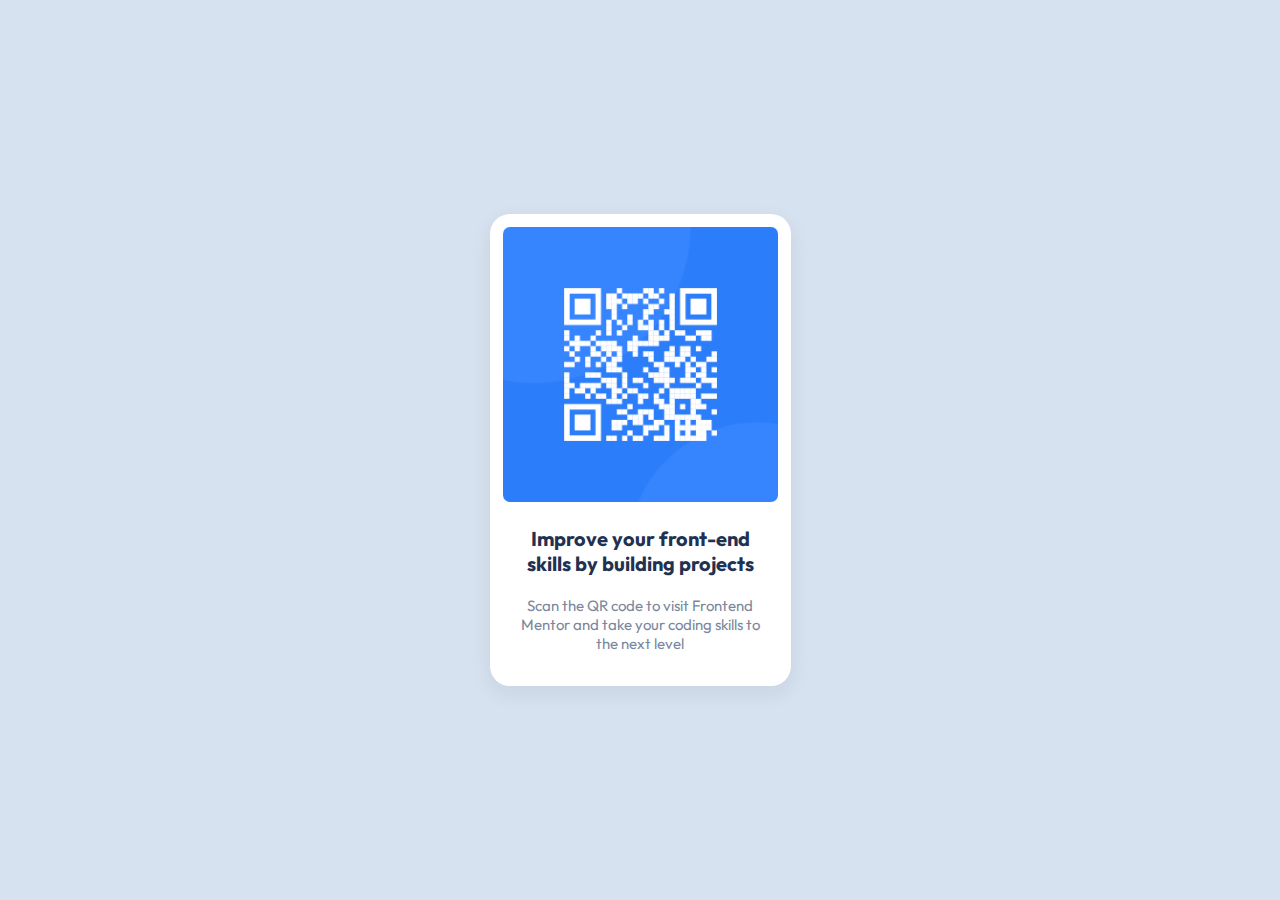
<file: #1/index.html>
<!DOCTYPE html>
<html lang="en">
    <head>
        <meta charset="UTF-8" />
        <meta name="viewport" content="width=device-width, initial-scale=1.0" />
        <link rel="stylesheet" href="style.css" />
        <title>QR code component</title>
    </head>
    <body>
        <div class="cart">
            <div class="qr-image">
                <img
                    src="./image/image-qr-code.png"
                    alt="qr-code"
                    class="img"
                />
            </div>
            <div class="title">
                <p>Improve your front-end<br />skills by building projects</p>
            </div>
            <div class="description">
                <p>
                    Scan the QR code to visit Frontend<br />Mentor and take your
                    coding skills to<br />the next level
                </p>
            </div>
        </div>
    </body>
</html>
</file>
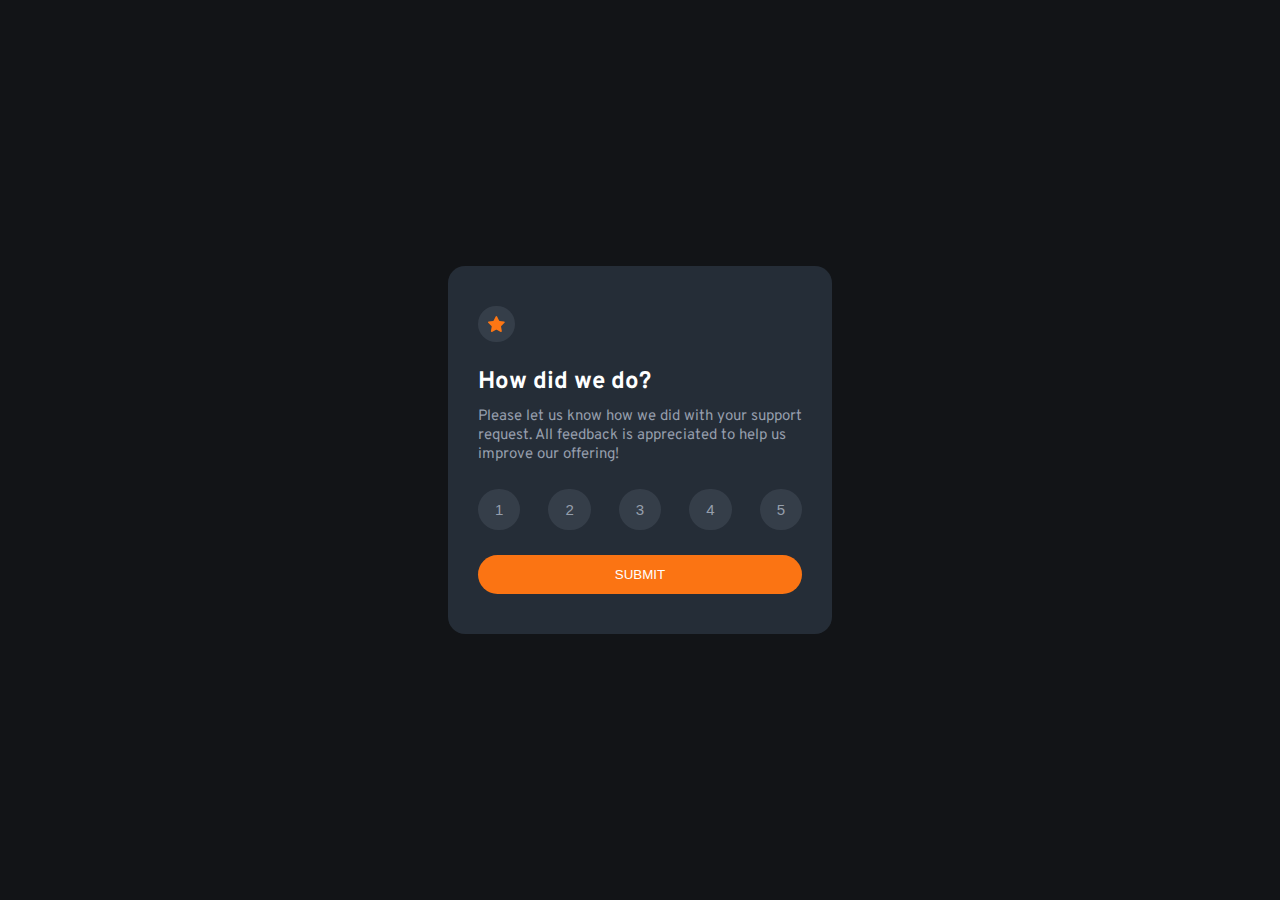
<file: 02/index.html>
<!DOCTYPE html>
<html lang="en">
    <head>
        <meta charset="UTF-8" />
        <meta name="viewport" content="width=device-width, initial-scale=1.0" />
        <title>Interactive rating component</title>
        <link rel="stylesheet" href="style.css" />
    </head>
    <body>
        <div class="cart">
            <div class="star">
                <img src="./images/icon-star.svg" alt="icon-star" />
            </div>
            <div class="description">
                <h2>How did we do?</h2>
                <p class="descri">
                    Please let us know how we did with your support<br />request.
                    All feedback is appreciated to help us<br />improve our
                    offering!
                </p>
            </div>
            <div class="rating">
                <button class="rate one" value="1" onclick="handleClick(one)">
                    1
                </button>
                <button class="rate two" value="2" onclick="handleClick(two)">
                    2
                </button>
                <button
                    class="rate three"
                    value="3"
                    onclick="handleClick(three)"
                >
                    3
                </button>
                <button class="rate four" value="4" onclick="handleClick(four)">
                    4
                </button>
                <button class="rate five" value="5" onclick="handleClick(five)">
                    5
                </button>
            </div>
            <div class="submit-box">
                <input
                    type="submit"
                    value="SUBMIT"
                    id="submit"
                    onclick="handleSubmit()"
                />
            </div>
        </div>
        <script src="app.js"></script>
    </body>
</html>
</file>
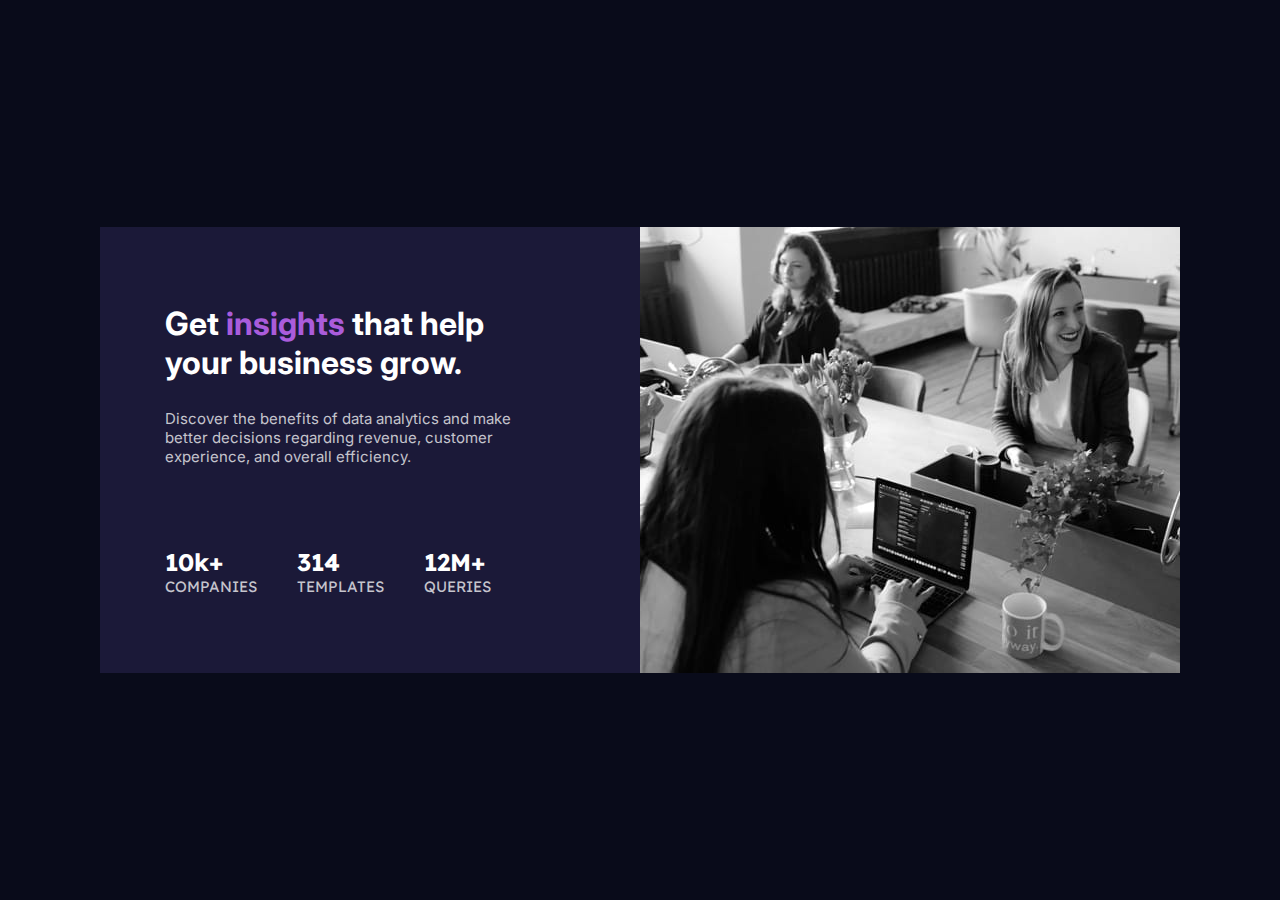
<file: 03/index.html>
<!DOCTYPE html>
<html lang="en">
    <head>
        <meta charset="UTF-8" />
        <meta name="viewport" content="width=device-width, initial-scale=1.0" />
        <link rel="stylesheet" href="style.css" />
        <title>Stats preview card component</title>
    </head>
    <body>
        <div class="card-component">
            <div class="stat-preview">
                <div class="descriptions">
                    <h1>
                        Get
                        <span class="violet">insights</span>
                        that help<br />your business grow.
                    </h1>
                    <p>
                        Discover the benefits of data analytics and make<br />better
                        decisions regarding revenue, customer<br />experience,
                        and overall efficiency.
                    </p>
                </div>
                <div class="stats">
                    <div class="companies">
                        <h2 class="stats-heading">10k+</h2>
                        <p>COMPANIES</p>
                    </div>
                    <div class="templates">
                        <h2 class="stats-heading">314</h2>
                        <p>TEMPLATES</p>
                    </div>
                    <div class="queries">
                        <h2 class="stats-heading">12M+</h2>
                        <p>QUERIES</p>
                    </div>
                </div>
            </div>
            <div class="image-preview">
                <img
                    src="./images/image-header-desktop.jpg"
                    alt="image-header"
                    class="image"
                />
            </div>
        </div>
    </body>
</html>
</file>
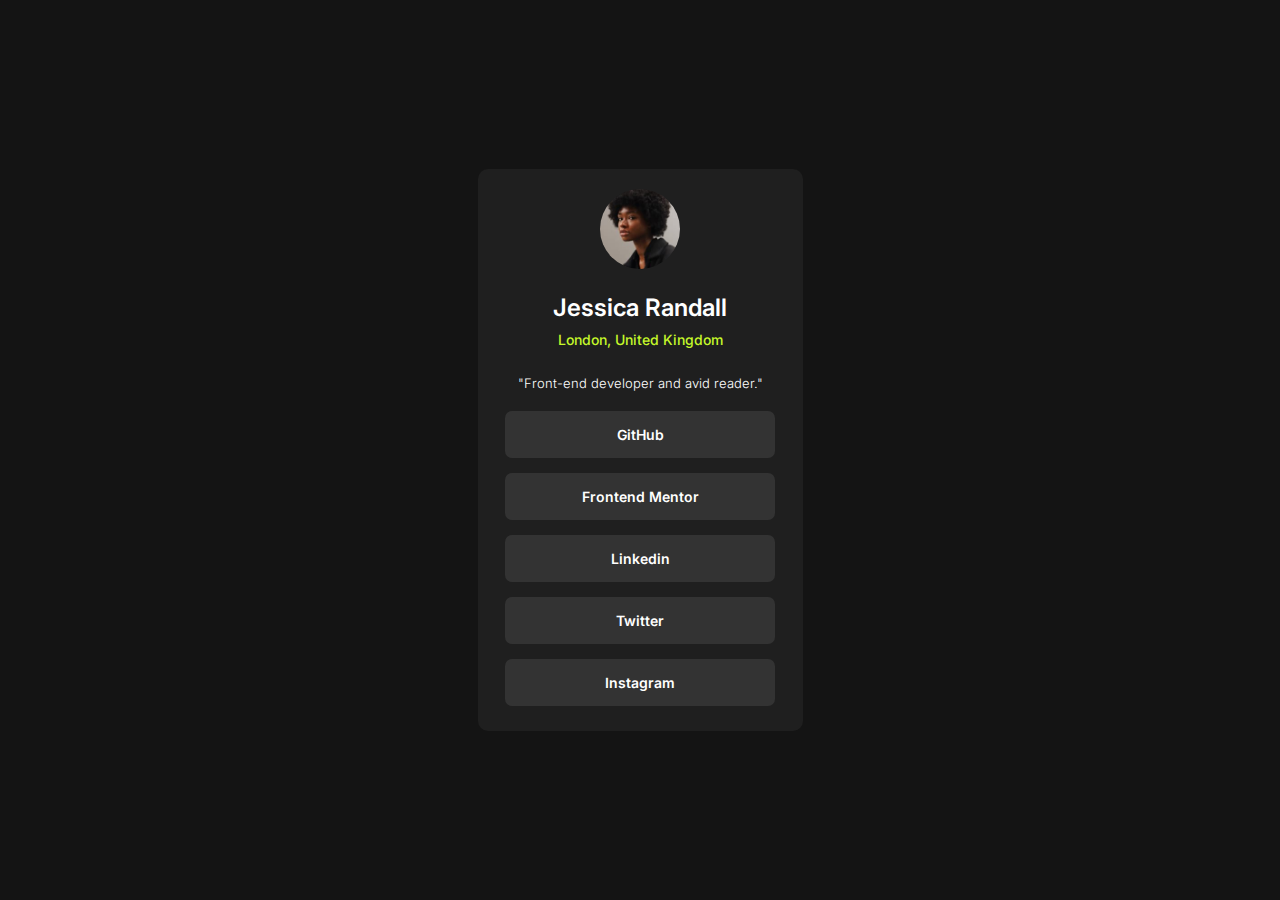
<file: 04/index.html>
<!DOCTYPE html>
<html lang="en">
<head>
    <meta charset="UTF-8">
    <meta name="viewport" content="width=device-width, initial-scale=1.0">
    <link rel="stylesheet" href="style.css">
    <title>Social Links</title>
</head>
<body>
    <div class="container">
        <div class="profile-box">
            <img src="./assets/images/avatar-jessica.jpeg" alt="jessica-profile" height="80" class="avatar">
        </div>
        <div class="informtation-box">
            <span class="fullname">Jessica Randall</span>
            <p class="country">London, United Kingdom</p>
        </div>
        <div class="profile-description-box">
            <p class="profile-description">"Front-end developer and avid reader."</p>
        </div>
        <div class="social-links-container">
            <div id="github" class="social-box">
                <p class="social-name" onclick="activeState('github')">GitHub</p>
            </div>
            <div id="fm" class="social-box">
                <p class="social-name" onclick="activeState('fm')">Frontend Mentor</p>
            </div>
            <div id="linkedin" class="social-box">
                <p class="social-name" onclick="activeState('linkedin')">Linkedin</p>
            </div>
            <div id="twitter" class="social-box">
                <p class="social-name" onclick="activeState('twitter')">Twitter</p>
            </div>
            <div id="instagram" class="social-box">
                <p class="social-name" onclick="activeState('instagram')">Instagram</p>
            </div>
        </div>
    </div>
    <script src="app.js"></script>
</body>
</html>
</file>
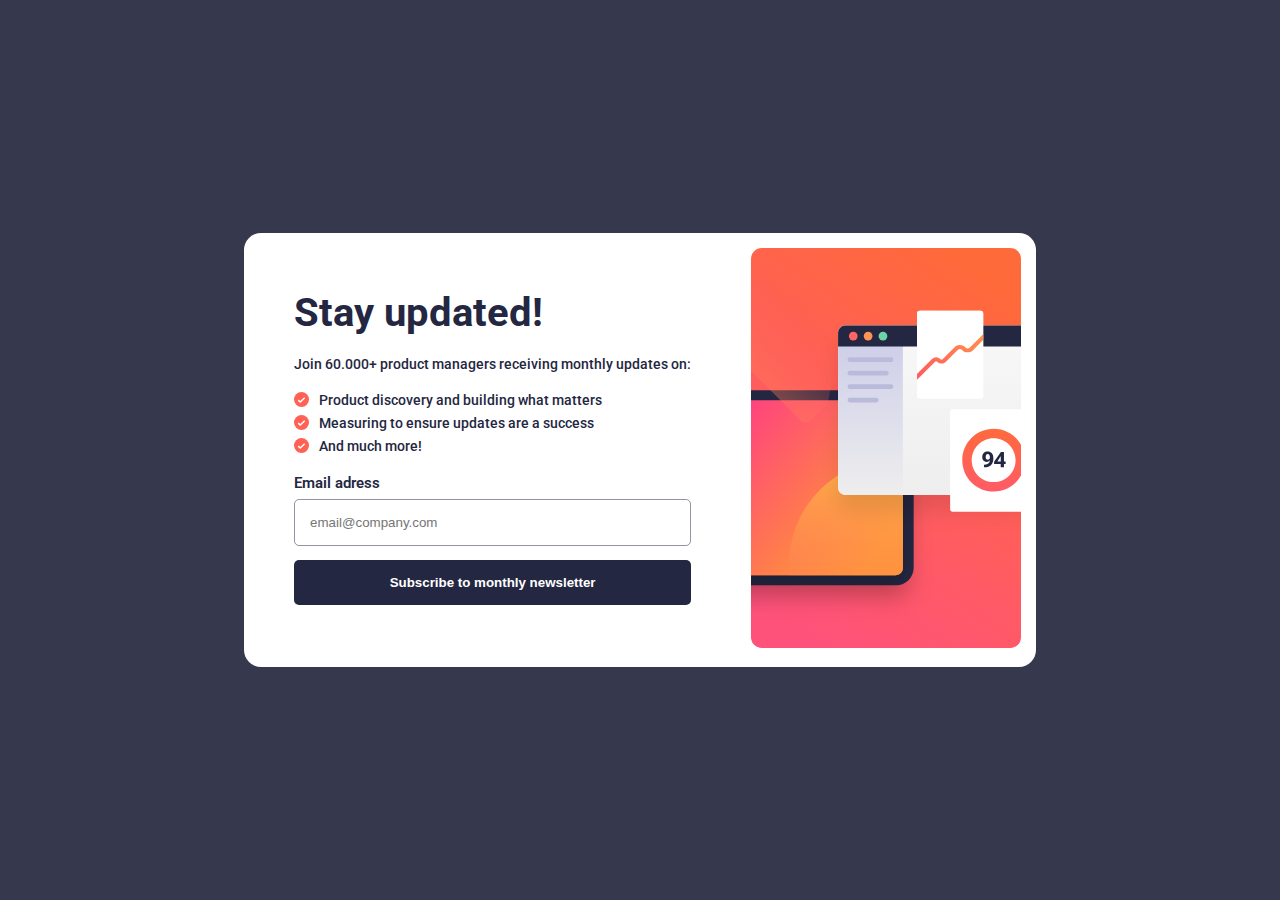
<file: 05/index.html>
<!DOCTYPE html>
<html lang="en">
    <head>
        <meta charset="UTF-8" />
        <meta name="viewport" content="width=device-width, initial-scale=1.0" />
        <title>Newsletter sign-up with success message</title>
        <link rel="stylesheet" href="style.css" />
    </head>
    <body>
        <div class="container">
            <div class="informations">
                <h1>Stay updated!</h1>
                <p>Join 60.000+ product managers receiving monthly updates on:</p>
                <ul class="list-box">
                    <li>
                        <img src="./assets/images/icon-list.svg" alt="icon-list" height="15" />
                        <p>Product discovery and building what matters</p>
                    </li>
                    <li>
                        <img src="./assets/images/icon-list.svg" alt="icon-list" height="15" />
                        <p>Measuring to ensure updates are a success</p>
                    </li>
                    <li>
                        <img src="./assets/images/icon-list.svg" alt="icon-list" height="15" />
                        <p>And much more!</p>
                    </li>
                </ul>
                <form class="form-box">
                    <label for="mail-input" class="mail-label">Email adress</label>
                    <input type="email" id="mail-input" placeholder="email@company.com" />
                    <input type="submit" id="mail-submit" value="Subscribe to monthly newsletter" onclick="handleSubmit()" />
                </form>
            </div>
            <div class="right">
                <img
                    src="./assets/images/illustration-sign-up-desktop.svg"
                    alt="sign-up-desktop"
                    height="400"
                />
            </div>
            <div class="top">
                <img
                    src="./assets/images/illustration-sign-up-mobile.svg"
                    alt="sign-up-mobile"
                    class="illustration-mobile"
                />
            </div>
        </div>
        <div class="success-container">
            <div class="success-informations">
                <img src="./assets/images/icon-success.svg" alt="icon-success" height="45">
            <h1>Thanks for subscribing!</h1>
            <p>A confirmation email has been sent to <span class="mail-provided"></span>.Please open it and click the button inside to confirm your subscription.</p>
            </div>
            <input type="submit" id="dismiss-message" value="Dismiss message" />
        </div>
    </body>
    <script src="app.js"></script>
</html>
</file>
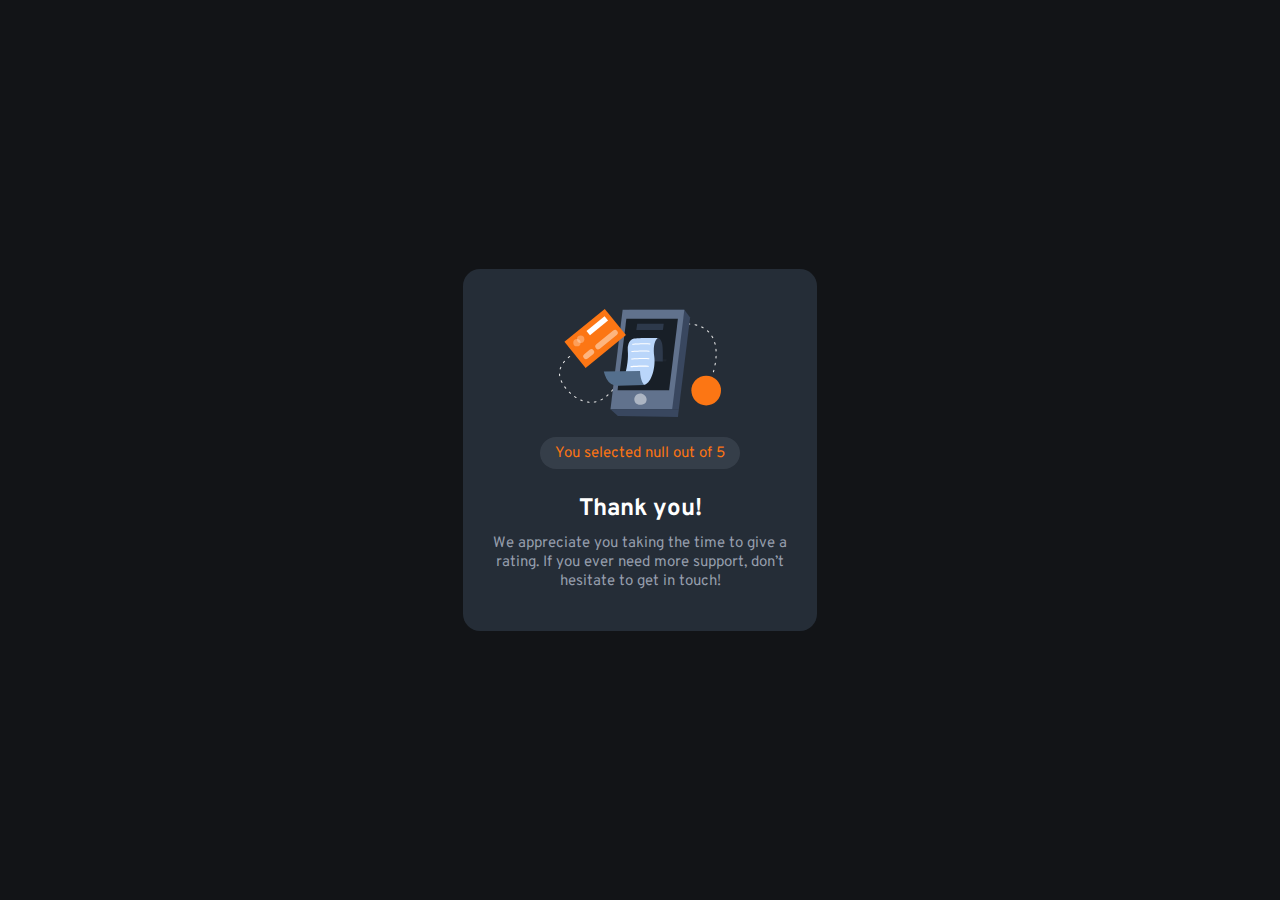
<file: 02/thank-you.html>
<!DOCTYPE html>
<html lang="en">
    <head>
        <meta charset="UTF-8" />
        <meta name="viewport" content="width=device-width, initial-scale=1.0" />
        <link rel="stylesheet" href="style.css" />
        <title>Thank you!</title>
    </head>
    <body>
        <div class="thank-cart">
            <div class="image">
                <img
                    src="./images/illustration-thank-you.svg"
                    alt="thank-you"
                />
                <div class="choice"><span id="toTxt"></span></div>
            </div>
            <div class="cart-description">
                <h2>Thank you!</h2>
                <p class="thank-descri">
                    We appreciate you taking the time to give a<br />rating. If
                    you ever need more support, don’t<br />hesitate to get in
                    touch!
                </p>
            </div>
        </div>
        <script src="thank.js"></script>
    </body>
</html>
</file>
<file: #1/style.css>
@import url('https://fonts.googleapis.com/css2?family=Outfit:wght@400;700&display=swap');

*,::before,::after{
    padding: 0;
    margin: 0;
    box-sizing: border-box;
}
body{
    background-color: hwb(212 84% 6%);
    font-family: 'Outfit', sans-serif;
    min-width: 375px;
    height: 100dvh;
    display: flex;
}
.cart{
    margin: auto;
    padding: 13px;
    background-color: white;
    border-radius:20px 20px ;
    display: flex;
    flex-direction: column;
    gap: 20px;
    align-items: center;
    justify-content: center;
    -webkit-box-shadow: 0px 7px 18px 4px rgba(0,0,0,0.05); 
box-shadow: 0px 7px 18px 4px rgba(0,0,0,0.05);
}
.img{
    border-radius:7px 7px ;
    height: 275px;
    width: auto;
}
.title{
    font-weight: 700;
    font-size: 20px;
    color:hsl(218, 44%, 22%);
    text-align: center;
}
.description{
    font-weight: 400;
    color:hsl(220, 15%, 55%);
    font-size: 15px;
    text-align: center;
    margin-bottom: 20px;
}
</file>
<file: 02/style.css>
@import url('https://fonts.googleapis.com/css2?family=Overpass:wght@400;700&display=swap');

*,::before,::after{
    padding: 0;
    margin: 0;
    box-sizing: border-box;
}
body{
    min-width: 375px;
    display: flex;
    background-color:hsl(216, 12%, 8%);
    font-family: 'Overpass', sans-serif;
    height: 100dvh;
}
.cart,.thank-cart{
    margin: auto;
    background-color: hsl(213, 19%, 18%);
    padding: 40px 30px;
    border-radius: 17px 17px;
    display: flex;
    flex-direction: column;
    gap: 25px;
}
.star{
    background-color: hsla(216, 12%, 54%, 0.192);
    width: fit-content;
    display: flex;
    align-items: center;
    justify-content: center;
    padding: 10px;
    border-radius: 999px;
}
.description,.cart-description{
    display: flex;
    flex-direction: column;
    gap: 10px;
}
h2{
    color:white;
    font-weight: 700;
}
.descri,.thank-descri{
    font-size: 15px;
    font-weight: 400;
    color: hsl(217, 12%, 63%)
}

.rating{
    display: flex;
    align-items: center;
    justify-content: space-between;
}
.rate{
    background-color: hsla(216, 12%, 54%, 0.192);
    border: none;
    color: hsl(217, 12%, 63%);
    width: fit-content;
    display: flex;
    align-items: center;
    justify-content: center;
    padding: 12px 17px;
    border-radius: 999px;
    font-size: 15px;
    cursor: pointer;
}
.rate:hover{
    background-color: hsl(25, 97%, 53%);
    color: white;
}
input[type="submit"]{
    width: 100%;
    border: none;
    padding:12px 0;
    border-radius: 999px;
    color: white;
    background-color: hsl(25, 97%, 53%);
    cursor: pointer;
}
input[type="submit"]:hover{
    background-color: white;
    color: hsl(25, 97%, 53%);
}
.active{
    background-color: hsl(217, 12%, 63%);
    color: white;
}
.thank-cart{
    align-items: center;
}
.cart-description{
    align-items: center;
}
.thank-descri{
    text-align: center;
}
.image{
    display: flex;
    align-items: center;
    justify-content: center;
    flex-direction: column;
    gap: 20px;
}
#toTxt{
    color: hsl(25, 97%, 53%);
    font-size: 15px;
    font-weight: 400;
}
.choice{
    background-color: hsla(216, 12%, 54%, 0.192);
    padding: 6px 15px;
    border-radius: 999px;
}
</file>
<file: 03/style.css>
@import url('https://fonts.googleapis.com/css2?family=Inter:wght@400;700&display=swap');
@import url('https://fonts.googleapis.com/css2?family=Lexend+Deca&display=swap');

*,::before,::after{
    padding: 0;
    margin: 0;
    box-sizing: border-box;
}

body{
    background-color: hsl(233, 47%, 7%);
    display: flex;
    color: white;
    justify-content: center;
    align-items: center;
    height: 100dvh;
}

.card-component{
    display: grid;
    grid-template-columns: 1fr 1fr;
    width: auto;
}

.violet{
    color: hsl(277, 64%, 61%);
}

.descriptions{
    font-family: 'Inter', sans-serif;
    display: flex;
    align-items: start;
    flex-direction: column;
    gap: 27px;
}
.stats{
    font-family: 'Lexend Deca', sans-serif;
    font-weight: 400;
    display: flex;
    gap: 40px;
}

p{
    font-size: 15px;
    color: hsla(0, 0%, 100%, 0.75) ;
    font-weight: 400;
}

h1{
    font-weight: 700;
}
.stats-heading{
    color: white;
}
.stat-preview{
    background-color: hsl(244, 38%, 16%);
    display: flex;
    align-items: start;
    justify-content: center;
    flex-direction: column;
    gap:18%;
    padding: 0 12%;
}
.image-preview{
    display: flex;
    align-items: start;
    justify-content: center;
    flex-direction: column;
}
</file>
<file: 04/style.css>
@import url('https://fonts.googleapis.com/css2?family=Inter:wght@300;400;500;600;700;800&display=swap');

*,::before,::after{
    margin:0;
    padding: 0;
    box-sizing: border-box;
}
body{
    min-width: 375px;
    max-width: 1440px;
    background-color: hsl(0, 0%, 8%);
    color: hsl(0, 0%, 100%);
    font-family: 'Inter', sans-serif;
    display: flex;
    justify-content: center;
    align-items: center;
    min-height: 100vh;
    padding: 0 10px;
}
p{
    font-size: 14px;
}

.container{
    background-color: hsl(0, 0%, 12%);
    display: flex;
    justify-content: center;
    align-items: center;
    padding: 20px 40px 25px;
    gap: 20px;
    border-radius: 10px;
    flex-direction: column;
}

.avatar{
    border-radius: 999px;
}
.informtation-box{
    text-align: center;
    line-height: 30px;
}
.fullname{
    font-size: 24px;
    font-weight: 600;
}
.country{
    font-weight: 500;
    color: hsl(75, 94%, 57%);
}
.profile-description{
    font-weight: 300;
    font-size: 13px;
}
.social-links-container{
    display: flex;
    align-items: center;
    justify-content: center;
    gap: 15px;
    flex-direction: column;
    width: 110%;
}
.social-box{
    background-color: hsl(0, 0%, 20%);
    width: 100%;
    text-align: center;
    border-radius: 7px;
}
.social-box:hover{
    background-color: hsl(75, 94%, 57%);
    color: black;
    cursor: pointer;
    transition-duration: 200ms;
}
.social-name{
    font-weight: 600;
    padding: 15px 0;
}
.social-box.active{
    background-color: hsl(75, 94%, 57%);
    color: black;
}
</file>
<file: 05/style.css>
@import url('https://fonts.googleapis.com/css2?family=Roboto:wght@400;700&display=swap');

*,::before,::after{
    padding:0;
    margin: 0;
    box-sizing: border-box;
}
body{
    min-width: 375px;
    max-width: 1440px;
    min-height: 100vh;
    background-color: hsl(235, 18%, 26%);
    color: hsl(234, 29%, 20%);
    font-family: 'Roboto', sans-serif;
    display: flex;
    align-items: center;
    justify-content: center;
}
h1{
    color: hsl(234, 29%, 20%);
    font-size: 40px;
    font-weight: 700;
}
li{
    list-style: none;
    display: flex;
    align-items: center;
    justify-content: start;
    gap: 10px;
    text-wrap: nowrap;
    font-size: 15px;
    font-weight: 500;
}
p{
    font-size: 14px;
    font-weight: 500;
}
.container{
    background-color: white;
    display: flex;
    padding: 15px;
    border-radius: 17px;
}
.informations{
    display: flex;
    align-items: start;
    justify-content: center;
    flex-direction: column;
    padding: 0 60px 0 35px;
    gap: 20px;
}
.list-box{
    display: flex;
    flex-direction: column;
    gap: 7px;
}
.form-box{
    display: flex;
    flex-direction: column;
    gap: 7px;
    min-width: 100%;
}
#mail-input{
    border: 1px solid hsl(231, 7%, 60%);
    padding: 15px 15px;
    border-radius: 5px;
}
#mail-input:focus{
    outline: none;
    border:1px solid hsl(234, 29%, 20%)
}
#mail-submit,#dismiss-message{
    color: white;
    background-color: hsl(234, 29%, 20%);
    border: none;
    padding: 15px 15px;
    border-radius: 5px;
    font-weight: 700;
    margin: 7px 0;
}
#dismiss-message{
    min-width: 300px;
}
#mail-submit:hover,#dismiss-message:hover{
    background: rgb(255,83,120);
    background: linear-gradient(90deg, hsl(347, 100%, 66%) 0%, hsl(15, 98%, 61%) 100%);
    -webkit-box-shadow: 0px 15px 38px -10px rgb(253, 106, 57);
    -moz-box-shadow: 0px 15px 38px -10px rgb(253, 106, 57);
    box-shadow: 0px 15px 38px -10px rgb(253, 106, 57);
    transition-duration: 200ms;
    transform: translateY(-1px);
}
.mail-label{
    font-size: 12px;
    font-weight: 600;
    font-size: 15px;
}

.top{
    display: none;
}
.illustration-mobile{
    width: 100%;
    overflow: hidden;
}

.success-container{
    background-color: white;
    display: none;
    align-items: start;
    flex-direction: column;
    max-width: min-content;
    padding: 40px 40px;
    gap: 20px;
    border-radius: 20px;
}

.mail-provided{
    font-weight: 700;
}

@media (max-width:768px) {

    .container{
        height: 100vh;
        width: 100%;
        border-radius: 0;
        flex-direction: column-reverse;
        justify-content: start;
        gap: 20px;
        padding: 0;
    }
    .success-container{
        min-width: 100%;
        height: 100vh;
        justify-content: space-between;
        border-radius: 0;
    }
    .success-informations{
        display: flex;
        flex-direction: column;
        justify-content: center;
        align-items: start;
        gap: 30px;
        height: 350px;

    }
    .right{
        display: none;
    }
    .top{
        display: block;
    }
    .informations{
        padding: 0  40px;
        min-width: 100%;
    }
    .list-box{
        gap: 13px;
    }
    li{
        gap: 13px;
    }
}
</file>
